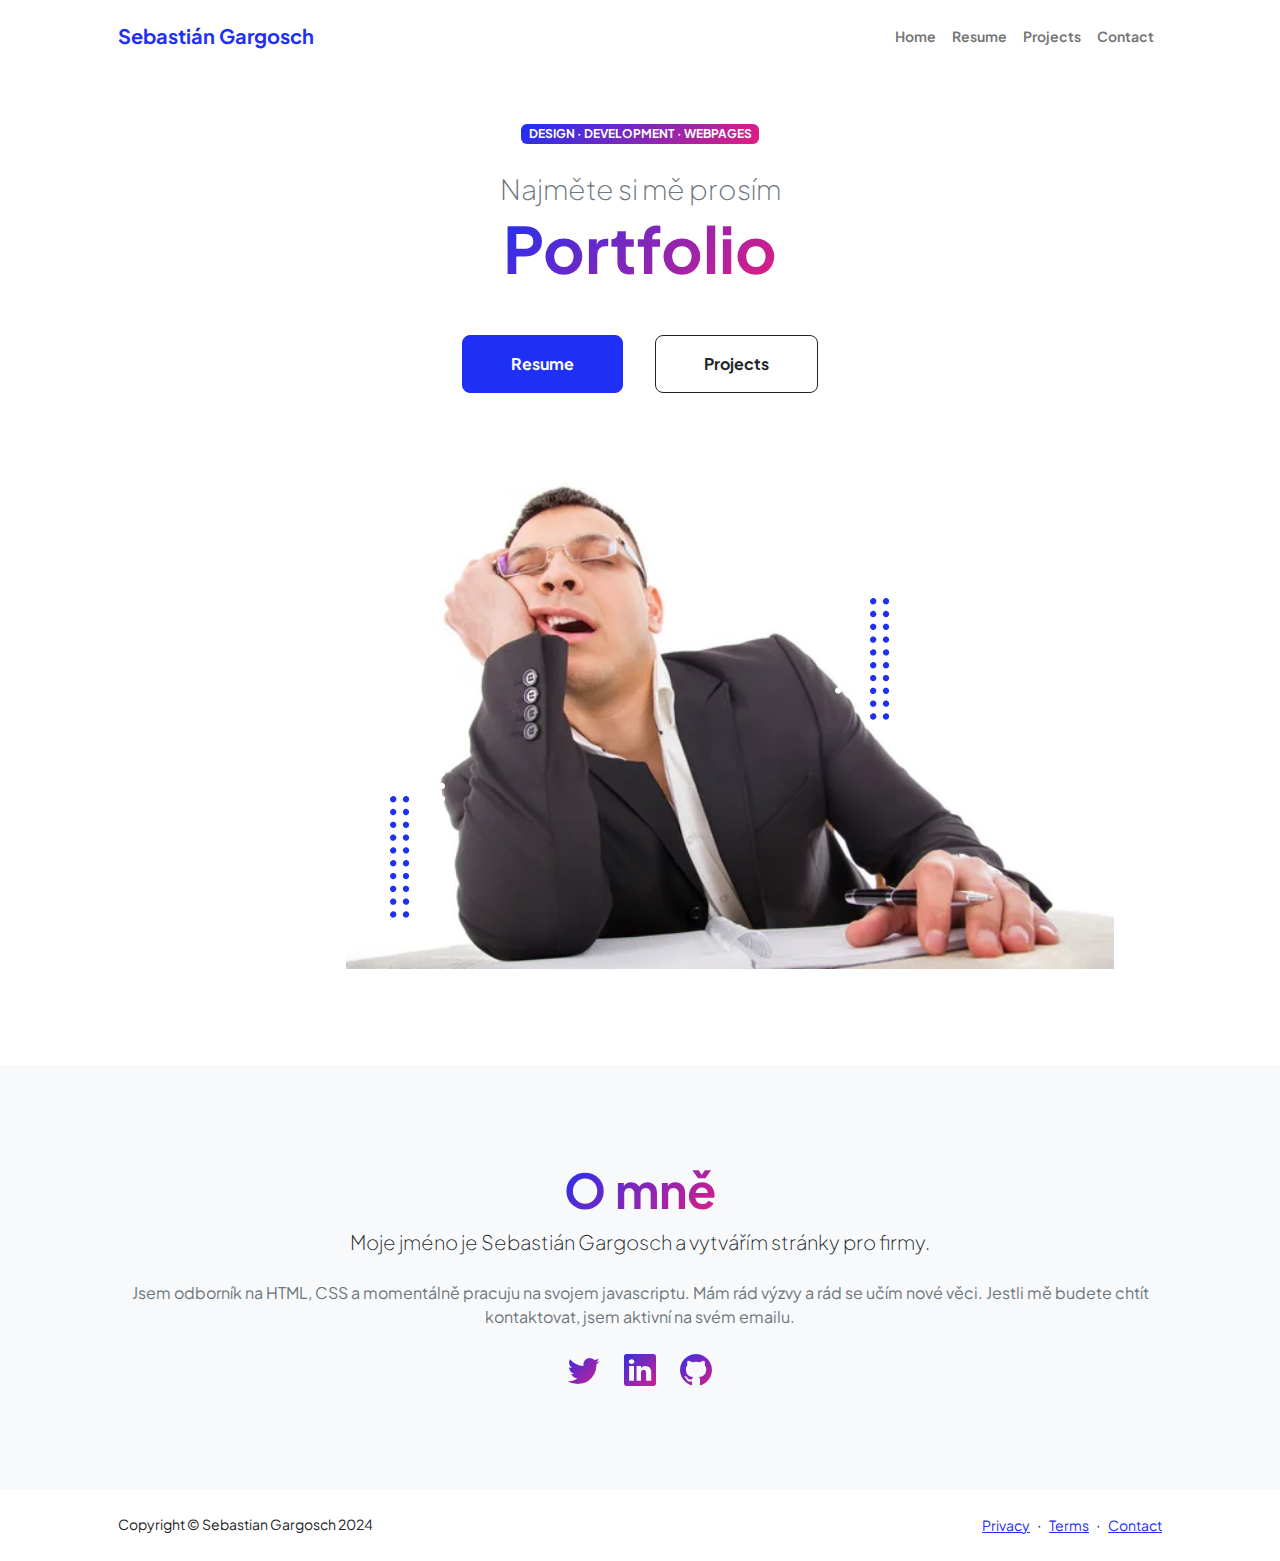
<file: index.html>
<!DOCTYPE html>
<html lang="en">
    <head>
        <meta charset="utf-8" />
        <meta name="viewport" content="width=device-width, initial-scale=1, shrink-to-fit=no" />
        <meta name="description" content="" />
        <meta name="author" content="" />
        <title>Personal - Start Bootstrap Theme</title>
        <!-- Favicon-->
        <link rel="icon" type="image/x-icon" href="assets/favicon.ico" />
        <!-- Custom Google font-->
        <link rel="preconnect" href="https://fonts.googleapis.com" />
        <link rel="preconnect" href="https://fonts.gstatic.com" crossorigin />
        <link href="https://fonts.googleapis.com/css2?family=Plus+Jakarta+Sans:wght@100;200;300;400;500;600;700;800;900&amp;display=swap" rel="stylesheet" />
        <!-- Bootstrap icons-->
        <link href="https://cdn.jsdelivr.net/npm/bootstrap-icons@1.8.1/font/bootstrap-icons.css" rel="stylesheet" />
        <!-- Core theme CSS (includes Bootstrap)-->
        <link href="css/styles.css" rel="stylesheet" />
    </head>
    <body class="d-flex flex-column h-100">
        <main class="flex-shrink-0">
            <!-- Navigation-->
            <nav class="navbar navbar-expand-lg navbar-light bg-white py-3">
                <div class="container px-5">
                    <a class="navbar-brand" href="index.html"><span class="fw-bolder text-primary">Sebastián Gargosch</span></a>
                    <button class="navbar-toggler" type="button" data-bs-toggle="collapse" data-bs-target="#navbarSupportedContent" aria-controls="navbarSupportedContent" aria-expanded="false" aria-label="Toggle navigation"><span class="navbar-toggler-icon"></span></button>
                    <div class="collapse navbar-collapse" id="navbarSupportedContent">
                        <ul class="navbar-nav ms-auto mb-2 mb-lg-0 small fw-bolder">
                            <li class="nav-item"><a class="nav-link" href="index.html">Home</a></li>
                            <li class="nav-item"><a class="nav-link" href="resume.html">Resume</a></li>
                            <li class="nav-item"><a class="nav-link" href="projects.html">Projects</a></li>
                            <li class="nav-item"><a class="nav-link" href="contact.html">Contact</a></li>
                        </ul>
                    </div>
                </div>
            </nav>
            <!-- Header-->
            <header class="py-5">
                <div class="container px-5 pb-5">
                    <div class="row gx-5 align-items-center">
                        <div class="col-xxl-5">
                            <!-- Header text content-->
                            <div class="text-center text-xxl-start">
                                <div class="badge bg-gradient-primary-to-secondary text-white mb-4"><div class="text-uppercase">Design &middot; Development &middot; Webpages</div></div>
                                <div class="fs-3 fw-light text-muted">Najměte si mě prosím</div>
                                <h1 class="display-3 fw-bolder mb-5"><span class="text-gradient d-inline">Portfolio</span></h1>
                                <div class="d-grid gap-3 d-sm-flex justify-content-sm-center justify-content-xxl-start mb-3">
                                    <a class="btn btn-primary btn-lg px-5 py-3 me-sm-3 fs-6 fw-bolder" href="resume.html">Resume</a>
                                    <a class="btn btn-outline-dark btn-lg px-5 py-3 fs-6 fw-bolder" href="projects.html">Projects</a>
                                </div>
                            </div>
                        </div>
                        <div class="col-xxl-7">
                            <!-- Header profile picture-->
                            <div class="d-flex justify-content-center mt-5 mt-xxl-0">
                                <div class="profile bg-gradient-primary-to-secondary">
                                    <!-- TIP: For best results, use a photo with a transparent background like the demo example below-->
                                    <!-- Watch a tutorial on how to do this on YouTube (link)-->
                                    <img class="profile-img" src="assets/profile.jpeg" alt="..." />
                                    <div class="dots-1">
                                        <!-- SVG Dots-->
                                        <svg version="1.1" xmlns="http://www.w3.org/2000/svg" xmlns:xlink="http://www.w3.org/1999/xlink" x="0px" y="0px" viewBox="0 0 191.6 1215.4" style="enable-background: new 0 0 191.6 1215.4" xml:space="preserve">
                                            <g transform="translate(0.000000,1280.000000) scale(0.100000,-0.100000)">
                                                <path d="M227.7,12788.6c-105-35-200-141-222-248c-43-206,163-412,369-369c155,32,275,190,260,339c-11,105-90,213-190,262        C383.7,12801.6,289.7,12808.6,227.7,12788.6z"></path>
                                                <path d="M1507.7,12788.6c-151-50-253-216-222-362c25-119,136-230,254-255c194-41,395,142,375,339c-11,105-90,213-190,262        C1663.7,12801.6,1569.7,12808.6,1507.7,12788.6z"></path>
                                                <path d="M227.7,11508.6c-105-35-200-141-222-248c-43-206,163-412,369-369c155,32,275,190,260,339c-11,105-90,213-190,262        C383.7,11521.6,289.7,11528.6,227.7,11508.6z"></path>
                                                <path d="M1507.7,11508.6c-151-50-253-216-222-362c25-119,136-230,254-255c194-41,395,142,375,339c-11,105-90,213-190,262        C1663.7,11521.6,1569.7,11528.6,1507.7,11508.6z"></path>
                                                <path d="M227.7,10228.6c-105-35-200-141-222-248c-43-206,163-412,369-369c155,32,275,190,260,339c-11,105-90,213-190,262        C383.7,10241.6,289.7,10248.6,227.7,10228.6z"></path>
                                                <path d="M1507.7,10228.6c-105-35-200-141-222-248c-43-206,163-412,369-369c155,32,275,190,260,339c-11,105-90,213-190,262        C1663.7,10241.6,1569.7,10248.6,1507.7,10228.6z"></path>
                                                <path d="M227.7,8948.6c-105-35-200-141-222-248c-43-206,163-412,369-369c155,32,275,190,260,339c-11,105-90,213-190,262        C383.7,8961.6,289.7,8968.6,227.7,8948.6z"></path>
                                                <path d="M1507.7,8948.6c-105-35-200-141-222-248c-43-206,163-412,369-369c155,32,275,190,260,339c-11,105-90,213-190,262        C1663.7,8961.6,1569.7,8968.6,1507.7,8948.6z"></path>
                                                <path d="M227.7,7668.6c-105-35-200-141-222-248c-43-206,163-412,369-369c155,32,275,190,260,339c-11,105-90,213-190,262        C383.7,7681.6,289.7,7688.6,227.7,7668.6z"></path>
                                                <path d="M1507.7,7668.6c-105-35-200-141-222-248c-43-206,163-412,369-369c155,32,275,190,260,339c-11,105-90,213-190,262        C1663.7,7681.6,1569.7,7688.6,1507.7,7668.6z"></path>
                                                <path d="M227.7,6388.6c-105-35-200-141-222-248c-43-206,163-412,369-369c155,32,275,190,260,339c-11,105-90,213-190,262        C383.7,6401.6,289.7,6408.6,227.7,6388.6z"></path>
                                                <path d="M1507.7,6388.6c-105-35-200-141-222-248c-43-206,163-412,369-369c155,32,275,190,260,339c-11,105-90,213-190,262        C1663.7,6401.6,1569.7,6408.6,1507.7,6388.6z"></path>
                                                <path d="M227.7,5108.6c-105-35-200-141-222-248c-43-206,163-412,369-369c155,32,275,190,260,339c-11,105-90,213-190,262        C383.7,5121.6,289.7,5128.6,227.7,5108.6z"></path>
                                                <path d="M1507.7,5108.6c-105-35-200-141-222-248c-43-206,163-412,369-369c155,32,275,190,260,339c-11,105-90,213-190,262        C1663.7,5121.6,1569.7,5128.6,1507.7,5108.6z"></path>
                                                <path d="M227.7,3828.6c-105-35-200-141-222-248c-43-206,163-412,369-369c155,32,275,190,260,339c-11,105-90,213-190,262        C383.7,3841.6,289.7,3848.6,227.7,3828.6z"></path>
                                                <path d="M1507.7,3828.6c-105-35-200-141-222-248c-43-206,163-412,369-369c155,32,275,190,260,339c-11,105-90,213-190,262        C1663.7,3841.6,1569.7,3848.6,1507.7,3828.6z"></path>
                                                <path d="M227.7,2548.6c-105-35-200-141-222-248c-43-206,163-412,369-369c155,32,275,190,260,339c-11,105-90,213-190,262        C383.7,2561.6,289.7,2568.6,227.7,2548.6z"></path>
                                                <path d="M1507.7,2548.6c-105-35-200-141-222-248c-43-206,163-412,369-369c155,32,275,190,260,339c-11,105-90,213-190,262        C1663.7,2561.6,1569.7,2568.6,1507.7,2548.6z"></path>
                                                <path d="M227.7,1268.6c-105-35-200-141-222-248c-43-206,163-412,369-369c155,32,275,190,260,339c-11,105-90,213-190,262        C383.7,1281.6,289.7,1288.6,227.7,1268.6z"></path>
                                                <path d="M1507.7,1268.6c-105-35-200-141-222-248c-43-206,163-412,369-369c155,32,275,190,260,339c-11,105-90,213-190,262        C1663.7,1281.6,1569.7,1288.6,1507.7,1268.6z"></path>
                                            </g>
                                        </svg>
                                        <!-- END of SVG dots-->
                                    </div>
                                    <div class="dots-2">
                                        <!-- SVG Dots-->
                                        <svg version="1.1" xmlns="http://www.w3.org/2000/svg" xmlns:xlink="http://www.w3.org/1999/xlink" x="0px" y="0px" viewBox="0 0 191.6 1215.4" style="enable-background: new 0 0 191.6 1215.4" xml:space="preserve">
                                            <g transform="translate(0.000000,1280.000000) scale(0.100000,-0.100000)">
                                                <path d="M227.7,12788.6c-105-35-200-141-222-248c-43-206,163-412,369-369c155,32,275,190,260,339c-11,105-90,213-190,262        C383.7,12801.6,289.7,12808.6,227.7,12788.6z"></path>
                                                <path d="M1507.7,12788.6c-151-50-253-216-222-362c25-119,136-230,254-255c194-41,395,142,375,339c-11,105-90,213-190,262        C1663.7,12801.6,1569.7,12808.6,1507.7,12788.6z"></path>
                                                <path d="M227.7,11508.6c-105-35-200-141-222-248c-43-206,163-412,369-369c155,32,275,190,260,339c-11,105-90,213-190,262        C383.7,11521.6,289.7,11528.6,227.7,11508.6z"></path>
                                                <path d="M1507.7,11508.6c-151-50-253-216-222-362c25-119,136-230,254-255c194-41,395,142,375,339c-11,105-90,213-190,262        C1663.7,11521.6,1569.7,11528.6,1507.7,11508.6z"></path>
                                                <path d="M227.7,10228.6c-105-35-200-141-222-248c-43-206,163-412,369-369c155,32,275,190,260,339c-11,105-90,213-190,262        C383.7,10241.6,289.7,10248.6,227.7,10228.6z"></path>
                                                <path d="M1507.7,10228.6c-105-35-200-141-222-248c-43-206,163-412,369-369c155,32,275,190,260,339c-11,105-90,213-190,262        C1663.7,10241.6,1569.7,10248.6,1507.7,10228.6z"></path>
                                                <path d="M227.7,8948.6c-105-35-200-141-222-248c-43-206,163-412,369-369c155,32,275,190,260,339c-11,105-90,213-190,262        C383.7,8961.6,289.7,8968.6,227.7,8948.6z"></path>
                                                <path d="M1507.7,8948.6c-105-35-200-141-222-248c-43-206,163-412,369-369c155,32,275,190,260,339c-11,105-90,213-190,262        C1663.7,8961.6,1569.7,8968.6,1507.7,8948.6z"></path>
                                                <path d="M227.7,7668.6c-105-35-200-141-222-248c-43-206,163-412,369-369c155,32,275,190,260,339c-11,105-90,213-190,262        C383.7,7681.6,289.7,7688.6,227.7,7668.6z"></path>
                                                <path d="M1507.7,7668.6c-105-35-200-141-222-248c-43-206,163-412,369-369c155,32,275,190,260,339c-11,105-90,213-190,262        C1663.7,7681.6,1569.7,7688.6,1507.7,7668.6z"></path>
                                                <path d="M227.7,6388.6c-105-35-200-141-222-248c-43-206,163-412,369-369c155,32,275,190,260,339c-11,105-90,213-190,262        C383.7,6401.6,289.7,6408.6,227.7,6388.6z"></path>
                                                <path d="M1507.7,6388.6c-105-35-200-141-222-248c-43-206,163-412,369-369c155,32,275,190,260,339c-11,105-90,213-190,262        C1663.7,6401.6,1569.7,6408.6,1507.7,6388.6z"></path>
                                                <path d="M227.7,5108.6c-105-35-200-141-222-248c-43-206,163-412,369-369c155,32,275,190,260,339c-11,105-90,213-190,262        C383.7,5121.6,289.7,5128.6,227.7,5108.6z"></path>
                                                <path d="M1507.7,5108.6c-105-35-200-141-222-248c-43-206,163-412,369-369c155,32,275,190,260,339c-11,105-90,213-190,262        C1663.7,5121.6,1569.7,5128.6,1507.7,5108.6z"></path>
                                                <path d="M227.7,3828.6c-105-35-200-141-222-248c-43-206,163-412,369-369c155,32,275,190,260,339c-11,105-90,213-190,262        C383.7,3841.6,289.7,3848.6,227.7,3828.6z"></path>
                                                <path d="M1507.7,3828.6c-105-35-200-141-222-248c-43-206,163-412,369-369c155,32,275,190,260,339c-11,105-90,213-190,262        C1663.7,3841.6,1569.7,3848.6,1507.7,3828.6z"></path>
                                                <path d="M227.7,2548.6c-105-35-200-141-222-248c-43-206,163-412,369-369c155,32,275,190,260,339c-11,105-90,213-190,262        C383.7,2561.6,289.7,2568.6,227.7,2548.6z"></path>
                                                <path d="M1507.7,2548.6c-105-35-200-141-222-248c-43-206,163-412,369-369c155,32,275,190,260,339c-11,105-90,213-190,262        C1663.7,2561.6,1569.7,2568.6,1507.7,2548.6z"></path>
                                                <path d="M227.7,1268.6c-105-35-200-141-222-248c-43-206,163-412,369-369c155,32,275,190,260,339c-11,105-90,213-190,262        C383.7,1281.6,289.7,1288.6,227.7,1268.6z"></path>
                                                <path d="M1507.7,1268.6c-105-35-200-141-222-248c-43-206,163-412,369-369c155,32,275,190,260,339c-11,105-90,213-190,262        C1663.7,1281.6,1569.7,1288.6,1507.7,1268.6z"></path>
                                            </g>
                                        </svg>
                                        <!-- END of SVG dots-->
                                    </div>
                                    <div class="dots-3">
                                        <!-- SVG Dots-->
                                        <svg version="1.1" xmlns="http://www.w3.org/2000/svg" xmlns:xlink="http://www.w3.org/1999/xlink" x="0px" y="0px" viewBox="0 0 191.6 1215.4" style="enable-background: new 0 0 191.6 1215.4" xml:space="preserve">
                                            <g transform="translate(0.000000,1280.000000) scale(0.100000,-0.100000)">
                                                <path d="M227.7,12788.6c-105-35-200-141-222-248c-43-206,163-412,369-369c155,32,275,190,260,339c-11,105-90,213-190,262        C383.7,12801.6,289.7,12808.6,227.7,12788.6z"></path>
                                                <path d="M1507.7,12788.6c-151-50-253-216-222-362c25-119,136-230,254-255c194-41,395,142,375,339c-11,105-90,213-190,262        C1663.7,12801.6,1569.7,12808.6,1507.7,12788.6z"></path>
                                                <path d="M227.7,11508.6c-105-35-200-141-222-248c-43-206,163-412,369-369c155,32,275,190,260,339c-11,105-90,213-190,262        C383.7,11521.6,289.7,11528.6,227.7,11508.6z"></path>
                                                <path d="M1507.7,11508.6c-151-50-253-216-222-362c25-119,136-230,254-255c194-41,395,142,375,339c-11,105-90,213-190,262        C1663.7,11521.6,1569.7,11528.6,1507.7,11508.6z"></path>
                                                <path d="M227.7,10228.6c-105-35-200-141-222-248c-43-206,163-412,369-369c155,32,275,190,260,339c-11,105-90,213-190,262        C383.7,10241.6,289.7,10248.6,227.7,10228.6z"></path>
                                                <path d="M1507.7,10228.6c-105-35-200-141-222-248c-43-206,163-412,369-369c155,32,275,190,260,339c-11,105-90,213-190,262        C1663.7,10241.6,1569.7,10248.6,1507.7,10228.6z"></path>
                                                <path d="M227.7,8948.6c-105-35-200-141-222-248c-43-206,163-412,369-369c155,32,275,190,260,339c-11,105-90,213-190,262        C383.7,8961.6,289.7,8968.6,227.7,8948.6z"></path>
                                                <path d="M1507.7,8948.6c-105-35-200-141-222-248c-43-206,163-412,369-369c155,32,275,190,260,339c-11,105-90,213-190,262        C1663.7,8961.6,1569.7,8968.6,1507.7,8948.6z"></path>
                                                <path d="M227.7,7668.6c-105-35-200-141-222-248c-43-206,163-412,369-369c155,32,275,190,260,339c-11,105-90,213-190,262        C383.7,7681.6,289.7,7688.6,227.7,7668.6z"></path>
                                                <path d="M1507.7,7668.6c-105-35-200-141-222-248c-43-206,163-412,369-369c155,32,275,190,260,339c-11,105-90,213-190,262        C1663.7,7681.6,1569.7,7688.6,1507.7,7668.6z"></path>
                                                <path d="M227.7,6388.6c-105-35-200-141-222-248c-43-206,163-412,369-369c155,32,275,190,260,339c-11,105-90,213-190,262        C383.7,6401.6,289.7,6408.6,227.7,6388.6z"></path>
                                                <path d="M1507.7,6388.6c-105-35-200-141-222-248c-43-206,163-412,369-369c155,32,275,190,260,339c-11,105-90,213-190,262        C1663.7,6401.6,1569.7,6408.6,1507.7,6388.6z"></path>
                                                <path d="M227.7,5108.6c-105-35-200-141-222-248c-43-206,163-412,369-369c155,32,275,190,260,339c-11,105-90,213-190,262        C383.7,5121.6,289.7,5128.6,227.7,5108.6z"></path>
                                                <path d="M1507.7,5108.6c-105-35-200-141-222-248c-43-206,163-412,369-369c155,32,275,190,260,339c-11,105-90,213-190,262        C1663.7,5121.6,1569.7,5128.6,1507.7,5108.6z"></path>
                                                <path d="M227.7,3828.6c-105-35-200-141-222-248c-43-206,163-412,369-369c155,32,275,190,260,339c-11,105-90,213-190,262        C383.7,3841.6,289.7,3848.6,227.7,3828.6z"></path>
                                                <path d="M1507.7,3828.6c-105-35-200-141-222-248c-43-206,163-412,369-369c155,32,275,190,260,339c-11,105-90,213-190,262        C1663.7,3841.6,1569.7,3848.6,1507.7,3828.6z"></path>
                                                <path d="M227.7,2548.6c-105-35-200-141-222-248c-43-206,163-412,369-369c155,32,275,190,260,339c-11,105-90,213-190,262        C383.7,2561.6,289.7,2568.6,227.7,2548.6z"></path>
                                                <path d="M1507.7,2548.6c-105-35-200-141-222-248c-43-206,163-412,369-369c155,32,275,190,260,339c-11,105-90,213-190,262        C1663.7,2561.6,1569.7,2568.6,1507.7,2548.6z"></path>
                                                <path d="M227.7,1268.6c-105-35-200-141-222-248c-43-206,163-412,369-369c155,32,275,190,260,339c-11,105-90,213-190,262        C383.7,1281.6,289.7,1288.6,227.7,1268.6z"></path>
                                                <path d="M1507.7,1268.6c-105-35-200-141-222-248c-43-206,163-412,369-369c155,32,275,190,260,339c-11,105-90,213-190,262        C1663.7,1281.6,1569.7,1288.6,1507.7,1268.6z"></path>
                                            </g>
                                        </svg>
                                        <!-- END of SVG dots-->
                                    </div>
                                    <div class="dots-4">
                                        <!-- SVG Dots-->
                                        <svg version="1.1" xmlns="http://www.w3.org/2000/svg" xmlns:xlink="http://www.w3.org/1999/xlink" x="0px" y="0px" viewBox="0 0 191.6 1215.4" style="enable-background: new 0 0 191.6 1215.4" xml:space="preserve">
                                            <g transform="translate(0.000000,1280.000000) scale(0.100000,-0.100000)">
                                                <path d="M227.7,12788.6c-105-35-200-141-222-248c-43-206,163-412,369-369c155,32,275,190,260,339c-11,105-90,213-190,262        C383.7,12801.6,289.7,12808.6,227.7,12788.6z"></path>
                                                <path d="M1507.7,12788.6c-151-50-253-216-222-362c25-119,136-230,254-255c194-41,395,142,375,339c-11,105-90,213-190,262        C1663.7,12801.6,1569.7,12808.6,1507.7,12788.6z"></path>
                                                <path d="M227.7,11508.6c-105-35-200-141-222-248c-43-206,163-412,369-369c155,32,275,190,260,339c-11,105-90,213-190,262        C383.7,11521.6,289.7,11528.6,227.7,11508.6z"></path>
                                                <path d="M1507.7,11508.6c-151-50-253-216-222-362c25-119,136-230,254-255c194-41,395,142,375,339c-11,105-90,213-190,262        C1663.7,11521.6,1569.7,11528.6,1507.7,11508.6z"></path>
                                                <path d="M227.7,10228.6c-105-35-200-141-222-248c-43-206,163-412,369-369c155,32,275,190,260,339c-11,105-90,213-190,262        C383.7,10241.6,289.7,10248.6,227.7,10228.6z"></path>
                                                <path d="M1507.7,10228.6c-105-35-200-141-222-248c-43-206,163-412,369-369c155,32,275,190,260,339c-11,105-90,213-190,262        C1663.7,10241.6,1569.7,10248.6,1507.7,10228.6z"></path>
                                                <path d="M227.7,8948.6c-105-35-200-141-222-248c-43-206,163-412,369-369c155,32,275,190,260,339c-11,105-90,213-190,262        C383.7,8961.6,289.7,8968.6,227.7,8948.6z"></path>
                                                <path d="M1507.7,8948.6c-105-35-200-141-222-248c-43-206,163-412,369-369c155,32,275,190,260,339c-11,105-90,213-190,262        C1663.7,8961.6,1569.7,8968.6,1507.7,8948.6z"></path>
                                                <path d="M227.7,7668.6c-105-35-200-141-222-248c-43-206,163-412,369-369c155,32,275,190,260,339c-11,105-90,213-190,262        C383.7,7681.6,289.7,7688.6,227.7,7668.6z"></path>
                                                <path d="M1507.7,7668.6c-105-35-200-141-222-248c-43-206,163-412,369-369c155,32,275,190,260,339c-11,105-90,213-190,262        C1663.7,7681.6,1569.7,7688.6,1507.7,7668.6z"></path>
                                                <path d="M227.7,6388.6c-105-35-200-141-222-248c-43-206,163-412,369-369c155,32,275,190,260,339c-11,105-90,213-190,262        C383.7,6401.6,289.7,6408.6,227.7,6388.6z"></path>
                                                <path d="M1507.7,6388.6c-105-35-200-141-222-248c-43-206,163-412,369-369c155,32,275,190,260,339c-11,105-90,213-190,262        C1663.7,6401.6,1569.7,6408.6,1507.7,6388.6z"></path>
                                                <path d="M227.7,5108.6c-105-35-200-141-222-248c-43-206,163-412,369-369c155,32,275,190,260,339c-11,105-90,213-190,262        C383.7,5121.6,289.7,5128.6,227.7,5108.6z"></path>
                                                <path d="M1507.7,5108.6c-105-35-200-141-222-248c-43-206,163-412,369-369c155,32,275,190,260,339c-11,105-90,213-190,262        C1663.7,5121.6,1569.7,5128.6,1507.7,5108.6z"></path>
                                                <path d="M227.7,3828.6c-105-35-200-141-222-248c-43-206,163-412,369-369c155,32,275,190,260,339c-11,105-90,213-190,262        C383.7,3841.6,289.7,3848.6,227.7,3828.6z"></path>
                                                <path d="M1507.7,3828.6c-105-35-200-141-222-248c-43-206,163-412,369-369c155,32,275,190,260,339c-11,105-90,213-190,262        C1663.7,3841.6,1569.7,3848.6,1507.7,3828.6z"></path>
                                                <path d="M227.7,2548.6c-105-35-200-141-222-248c-43-206,163-412,369-369c155,32,275,190,260,339c-11,105-90,213-190,262        C383.7,2561.6,289.7,2568.6,227.7,2548.6z"></path>
                                                <path d="M1507.7,2548.6c-105-35-200-141-222-248c-43-206,163-412,369-369c155,32,275,190,260,339c-11,105-90,213-190,262        C1663.7,2561.6,1569.7,2568.6,1507.7,2548.6z"></path>
                                                <path d="M227.7,1268.6c-105-35-200-141-222-248c-43-206,163-412,369-369c155,32,275,190,260,339c-11,105-90,213-190,262        C383.7,1281.6,289.7,1288.6,227.7,1268.6z"></path>
                                                <path d="M1507.7,1268.6c-105-35-200-141-222-248c-43-206,163-412,369-369c155,32,275,190,260,339c-11,105-90,213-190,262        C1663.7,1281.6,1569.7,1288.6,1507.7,1268.6z"></path>
                                            </g>
                                        </svg>
                                        <!-- END of SVG dots-->
                                    </div>
                                </div>
                            </div>
                        </div>
                    </div>
                </div>
            </header>
            <!-- About Section-->
            <section class="bg-light py-5">
                <div class="container px-5">
                    <div class="row gx-5 justify-content-center">
                        <div class="col-xxl-8">
                            <div class="text-center my-5">
                                <h2 class="display-5 fw-bolder"><span class="text-gradient d-inline">O mně</span></h2>
                                <p class="lead fw-light mb-4">Moje jméno je Sebastián Gargosch a vytvářím stránky pro firmy.</p>
                                <p class="text-muted">Jsem odborník na HTML, CSS a momentálně pracuju na svojem javascriptu. Mám rád výzvy a rád se učím nové věci. Jestli mě budete chtít kontaktovat, jsem aktivní na svém emailu.
                                </p>
                                <div class="d-flex justify-content-center fs-2 gap-4">
                                    <a class="text-gradient" href="#!"><i class="bi bi-twitter"></i></a>
                                    <a class="text-gradient" href="#!"><i class="bi bi-linkedin"></i></a>
                                    <a class="text-gradient" href="#!"><i class="bi bi-github"></i></a>
                                </div>
                            </div>
                        </div>
                    </div>
                </div>
            </section>
        </main>
        <!-- Footer-->
        <footer class="bg-white py-4 mt-auto">
            <div class="container px-5">
                <div class="row align-items-center justify-content-between flex-column flex-sm-row">
                    <div class="col-auto"><div class="small m-0">Copyright &copy; Sebastian Gargosch 2024</div></div>
                    <div class="col-auto">
                        <a class="small" href="#!">Privacy</a>
                        <span class="mx-1">&middot;</span>
                        <a class="small" href="#!">Terms</a>
                        <span class="mx-1">&middot;</span>
                        <a class="small" href="#!">Contact</a>
                    </div>
                </div>
            </div>
        </footer>
        <!-- Bootstrap core JS-->
        <script src="https://cdn.jsdelivr.net/npm/bootstrap@5.2.3/dist/js/bootstrap.bundle.min.js"></script>
        <!-- Core theme JS-->
        <script src="js/scripts.js"></script>
    </body>
</html>
</file>
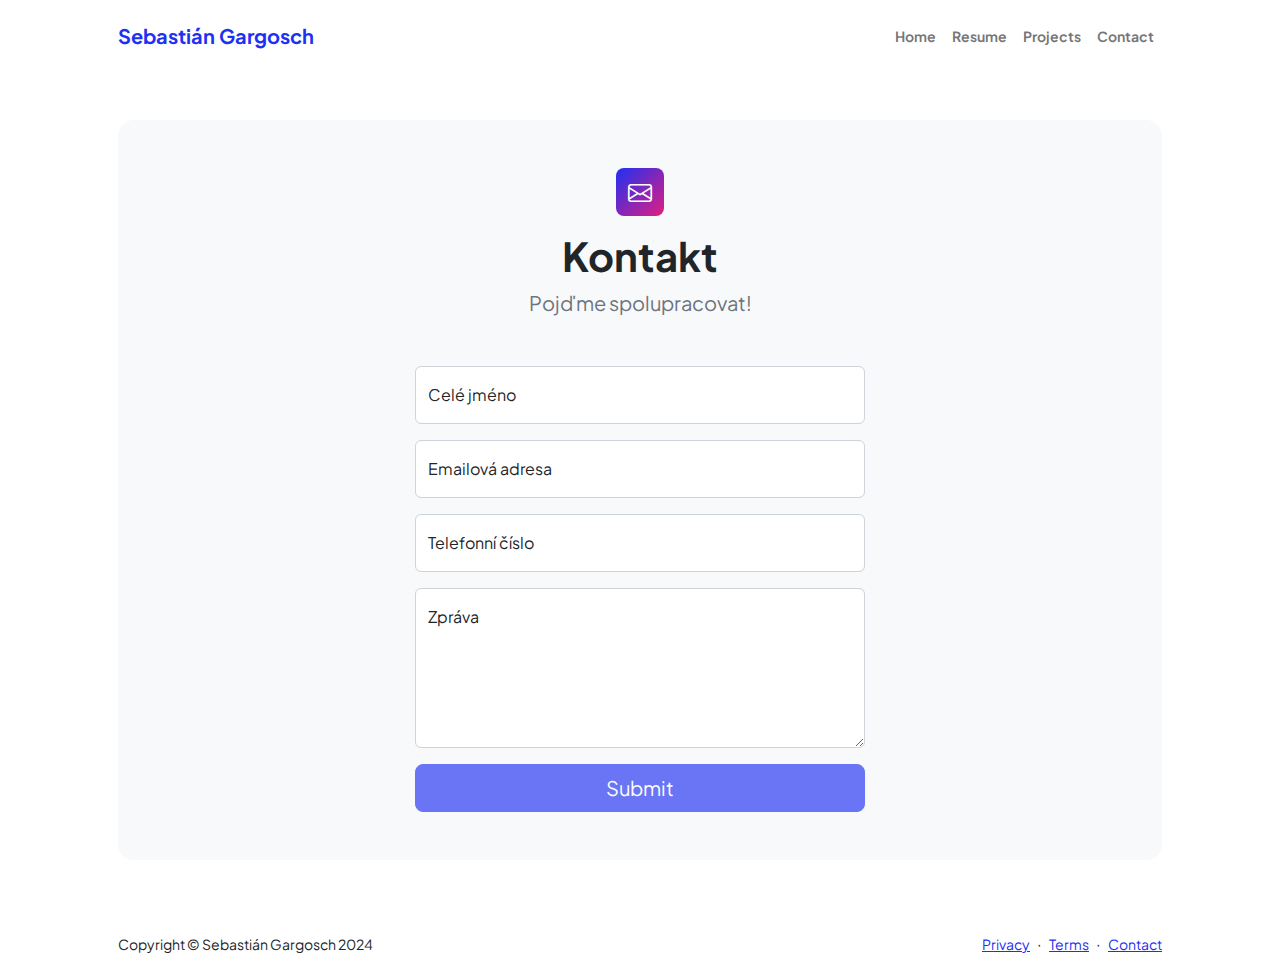
<file: contact.html>
<!DOCTYPE html>
<html lang="en">
    <head>
        <meta charset="utf-8" />
        <meta name="viewport" content="width=device-width, initial-scale=1, shrink-to-fit=no" />
        <meta name="description" content />
        <meta name="author" content />
        <title>Modern Business - Start Bootstrap Template</title>
        <!-- Favicon-->
        <link rel="icon" type="image/x-icon" href="assets/favicon.ico" />
        <!-- Custom Google font-->
        <link rel="preconnect" href="https://fonts.googleapis.com" />
        <link rel="preconnect" href="https://fonts.gstatic.com" crossorigin />
        <link href="https://fonts.googleapis.com/css2?family=Plus+Jakarta+Sans:wght@100;200;300;400;500;600;700;800;900&amp;display=swap" rel="stylesheet" />
        <!-- Bootstrap icons-->
        <link href="https://cdn.jsdelivr.net/npm/bootstrap-icons@1.8.1/font/bootstrap-icons.css" rel="stylesheet" />
        <!-- Core theme CSS (includes Bootstrap)-->
        <link href="css/styles.css" rel="stylesheet" />
    </head>
    <body class="d-flex flex-column">
        <main class="flex-shrink-0">
            <!-- Navigation-->
            <nav class="navbar navbar-expand-lg navbar-light bg-white py-3">
                <div class="container px-5">
                    <a class="navbar-brand" href="index.html"><span class="fw-bolder text-primary">Sebastián Gargosch</span></a>
                    <button class="navbar-toggler" type="button" data-bs-toggle="collapse" data-bs-target="#navbarSupportedContent" aria-controls="navbarSupportedContent" aria-expanded="false" aria-label="Toggle navigation"><span class="navbar-toggler-icon"></span></button>
                    <div class="collapse navbar-collapse" id="navbarSupportedContent">
                        <ul class="navbar-nav ms-auto mb-2 mb-lg-0 small fw-bolder">
                            <li class="nav-item"><a class="nav-link" href="index.html">Home</a></li>
                            <li class="nav-item"><a class="nav-link" href="resume.html">Resume</a></li>
                            <li class="nav-item"><a class="nav-link" href="projects.html">Projects</a></li>
                            <li class="nav-item"><a class="nav-link" href="contact.html">Contact</a></li>
                        </ul>
                    </div>
                </div>
            </nav>
            <!-- Page content-->
            <section class="py-5">
                <div class="container px-5">
                    <!-- Contact form-->
                    <div class="bg-light rounded-4 py-5 px-4 px-md-5">
                        <div class="text-center mb-5">
                            <div class="feature bg-primary bg-gradient-primary-to-secondary text-white rounded-3 mb-3"><i class="bi bi-envelope"></i></div>
                            <h1 class="fw-bolder">Kontakt</h1>
                            <p class="lead fw-normal text-muted mb-0">Pojďme spolupracovat!</p>
                        </div>
                        <div class="row gx-5 justify-content-center">
                            <div class="col-lg-8 col-xl-6">
                                <!-- * * * * * * * * * * * * * * *-->
                                <!-- * * SB Forms Contact Form * *-->
                                <!-- * * * * * * * * * * * * * * *-->
                                <!-- This form is pre-integrated with SB Forms.-->
                                <!-- To make this form functional, sign up at-->
                                <!-- https://startbootstrap.com/solution/contact-forms-->
                                <!-- to get an API token!-->
                                <form id="contactForm" data-sb-form-api-token="API_TOKEN">
                                    <!-- Name input-->
                                    <div class="form-floating mb-3">
                                        <input class="form-control" id="name" type="text" placeholder="Enter your name..." data-sb-validations="required" />
                                        <label for="name">Celé jméno</label>
                                        <div class="invalid-feedback" data-sb-feedback="name:required">A name is required.</div>
                                    </div>
                                    <!-- Email address input-->
                                    <div class="form-floating mb-3">
                                        <input class="form-control" id="email" type="email" placeholder="name@example.com" data-sb-validations="required,email" />
                                        <label for="email">Emailová adresa</label>
                                        <div class="invalid-feedback" data-sb-feedback="email:required">An email is required.</div>
                                        <div class="invalid-feedback" data-sb-feedback="email:email">Email is not valid.</div>
                                    </div>
                                    <!-- Phone number input-->
                                    <div class="form-floating mb-3">
                                        <input class="form-control" id="phone" type="tel" placeholder="(123) 456-7890" data-sb-validations="required" />
                                        <label for="phone">Telefonní číslo</label>
                                        <div class="invalid-feedback" data-sb-feedback="phone:required">A phone number is required.</div>
                                    </div>
                                    <!-- Message input-->
                                    <div class="form-floating mb-3">
                                        <textarea class="form-control" id="message" type="text" placeholder="Enter your message here..." style="height: 10rem" data-sb-validations="required"></textarea>
                                        <label for="message">Zpráva</label>
                                        <div class="invalid-feedback" data-sb-feedback="message:required">A message is required.</div>
                                    </div>
                                    <!-- Submit success message-->
                                    <!---->
                                    <!-- This is what your users will see when the form-->
                                    <!-- has successfully submitted-->
                                    <div class="d-none" id="submitSuccessMessage">
                                        <div class="text-center mb-3">
                                            <div class="fw-bolder">Form submission successful!</div>
                                            To activate this form, sign up at
                                            <br />
                                            <a href="https://startbootstrap.com/solution/contact-forms">https://startbootstrap.com/solution/contact-forms</a>
                                        </div>
                                    </div>
                                    <!-- Submit error message-->
                                    <!---->
                                    <!-- This is what your users will see when there is-->
                                    <!-- an error submitting the form-->
                                    <div class="d-none" id="submitErrorMessage"><div class="text-center text-danger mb-3">Error sending message!</div></div>
                                    <!-- Submit Button-->
                                    <div class="d-grid"><button class="btn btn-primary btn-lg disabled" id="submitButton" type="submit">Submit</button></div>
                                </form>
                            </div>
                        </div>
                    </div>
                </div>
            </section>
        </main>
        <!-- Footer-->
        <footer class="bg-white py-4 mt-auto">
            <div class="container px-5">
                <div class="row align-items-center justify-content-between flex-column flex-sm-row">
                    <div class="col-auto"><div class="small m-0">Copyright &copy; Sebastián Gargosch 2024</div></div>
                    <div class="col-auto">
                        <a class="small" href="#!">Privacy</a>
                        <span class="mx-1">&middot;</span>
                        <a class="small" href="#!">Terms</a>
                        <span class="mx-1">&middot;</span>
                        <a class="small" href="#!">Contact</a>
                    </div>
                </div>
            </div>
        </footer>
        <!-- Bootstrap core JS-->
        <script src="https://cdn.jsdelivr.net/npm/bootstrap@5.2.3/dist/js/bootstrap.bundle.min.js"></script>
        <!-- Core theme JS-->
        <script src="js/scripts.js"></script>
        <!-- * * * * * * * * * * * * * * * * * * * * * * * * * * * * * * * * * * * * * * * *-->
        <!-- * *                               SB Forms JS                               * *-->
        <!-- * * Activate your form at https://startbootstrap.com/solution/contact-forms * *-->
        <!-- * * * * * * * * * * * * * * * * * * * * * * * * * * * * * * * * * * * * * * * *-->
        <script src="https://cdn.startbootstrap.com/sb-forms-latest.js"></script>
    </body>
</html>
</file>
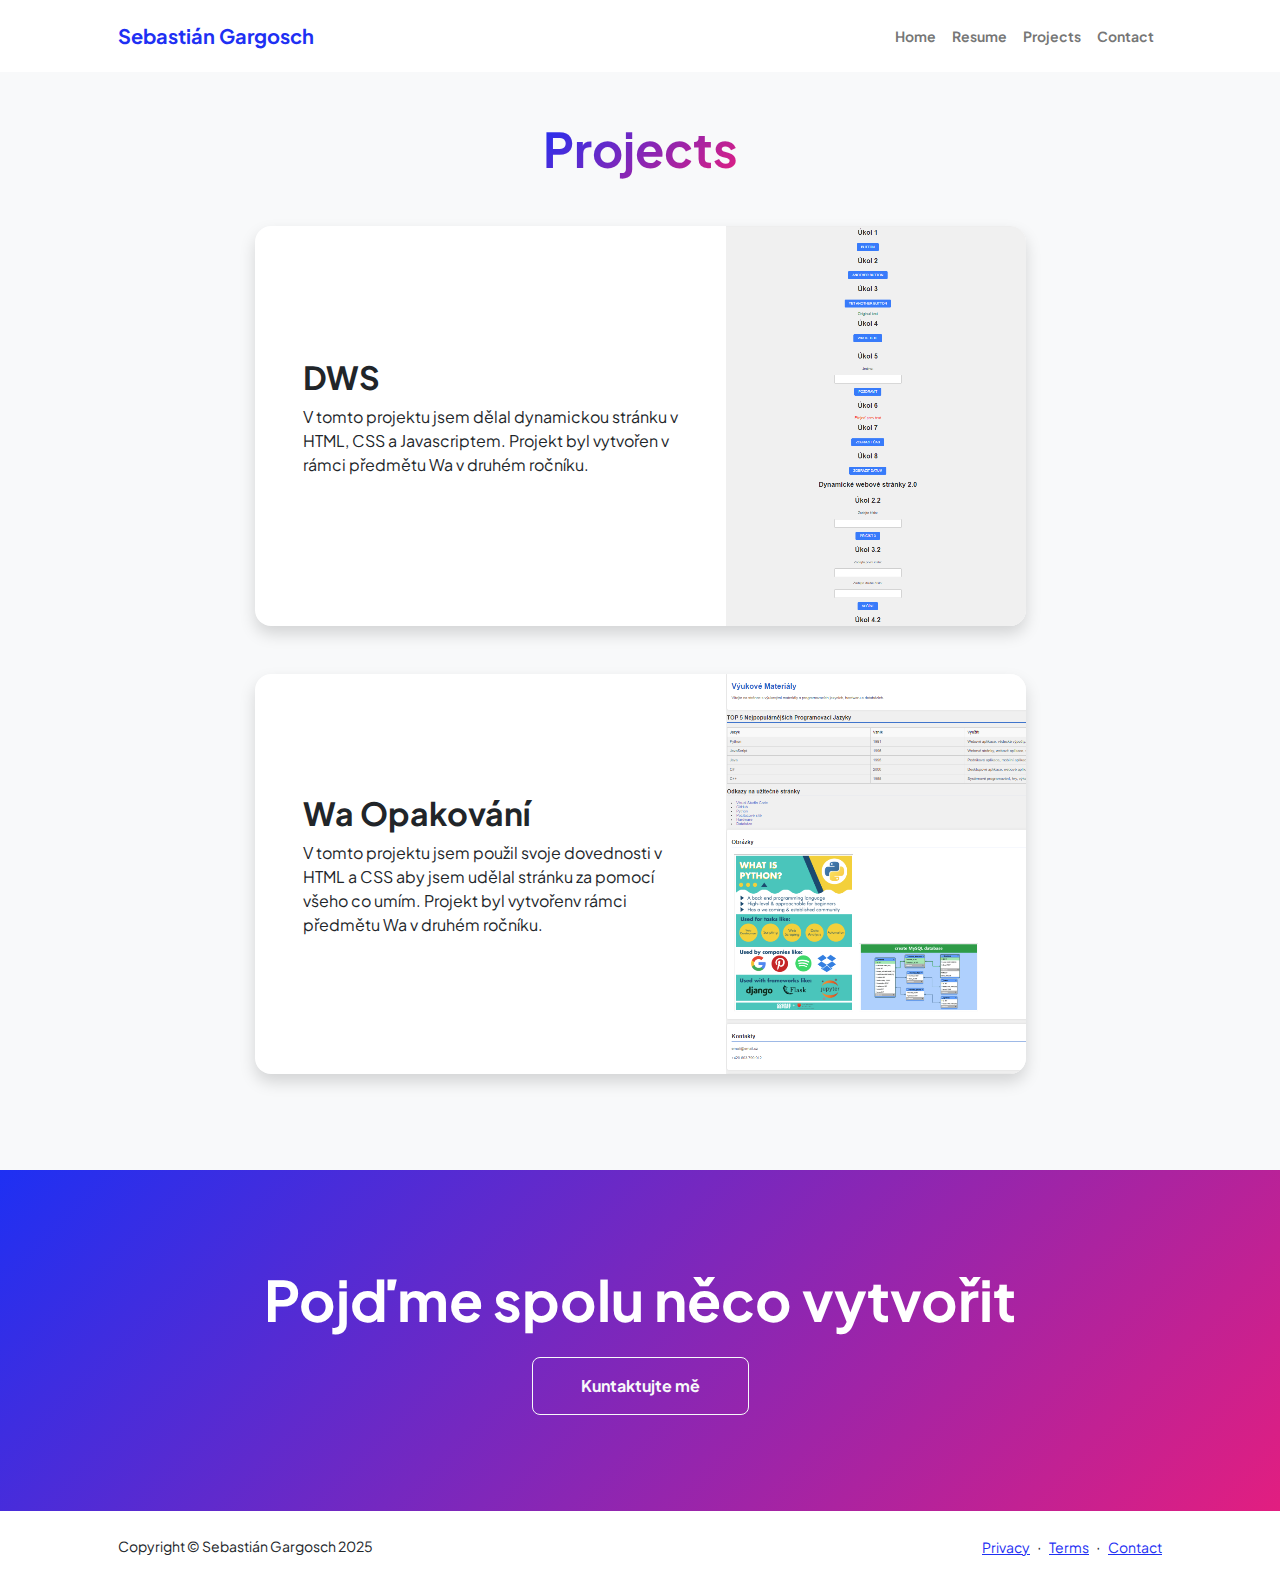
<file: projects.html>
<!DOCTYPE html>
<html lang="en">
    <head>
        <meta charset="utf-8" />
        <meta name="viewport" content="width=device-width, initial-scale=1, shrink-to-fit=no" />
        <meta name="description" content="" />
        <meta name="author" content="" />
        <title>Modern Business - Start Bootstrap Template</title>
        <!-- Favicon-->
        <link rel="icon" type="image/x-icon" href="assets/favicon.ico" />
        <!-- Custom Google font-->
        <link rel="preconnect" href="https://fonts.googleapis.com" />
        <link rel="preconnect" href="https://fonts.gstatic.com" crossorigin />
        <link href="https://fonts.googleapis.com/css2?family=Plus+Jakarta+Sans:wght@100;200;300;400;500;600;700;800;900&amp;display=swap" rel="stylesheet" />
        <!-- Bootstrap icons-->
        <link href="https://cdn.jsdelivr.net/npm/bootstrap-icons@1.8.1/font/bootstrap-icons.css" rel="stylesheet" />
        <!-- Core theme CSS (includes Bootstrap)-->
        <link href="css/styles.css" rel="stylesheet" />
    </head>
    <body class="d-flex flex-column h-100 bg-light">
        <main class="flex-shrink-0">
            <!-- Navigation-->
            <nav class="navbar navbar-expand-lg navbar-light bg-white py-3">
                <div class="container px-5">
                    <a class="navbar-brand" href="index.html"><span class="fw-bolder text-primary">Sebastián Gargosch</span></a>
                    <button class="navbar-toggler" type="button" data-bs-toggle="collapse" data-bs-target="#navbarSupportedContent" aria-controls="navbarSupportedContent" aria-expanded="false" aria-label="Toggle navigation"><span class="navbar-toggler-icon"></span></button>
                    <div class="collapse navbar-collapse" id="navbarSupportedContent">
                        <ul class="navbar-nav ms-auto mb-2 mb-lg-0 small fw-bolder">
                            <li class="nav-item"><a class="nav-link" href="index.html">Home</a></li>
                            <li class="nav-item"><a class="nav-link" href="resume.html">Resume</a></li>
                            <li class="nav-item"><a class="nav-link" href="projects.html">Projects</a></li>
                            <li class="nav-item"><a class="nav-link" href="contact.html">Contact</a></li>
                        </ul>
                    </div>
                </div>
            </nav>
            <!-- Projects Section-->
            <section class="py-5">
                <div class="container px-5 mb-5">
                    <div class="text-center mb-5">
                        <h1 class="display-5 fw-bolder mb-0"><span class="text-gradient d-inline">Projects</span></h1>
                    </div>
                    <div class="row gx-5 justify-content-center">
                        <div class="col-lg-11 col-xl-9 col-xxl-8">
                            <!-- Project Card 1-->
                            <div class="card overflow-hidden shadow rounded-4 border-0 mb-5">
                                <div class="card-body p-0">
                                    <div class="d-flex align-items-center">
                                        <div class="p-5">
                                            <h2 class="fw-bolder">DWS</h2>
                                            <p>V tomto projektu jsem dělal dynamickou stránku v HTML, CSS a Javascriptem.
                                                Projekt byl vytvořen v rámci předmětu Wa v druhém ročníku.
                                            </p>
                                        </div>
                                        <img class="img-fluid" src="assets/projekt1DWS.jpg" alt="..." />
                                    </div>
                                </div>
                            </div>
                            <!-- Project Card 2-->
                            <div class="card overflow-hidden shadow rounded-4 border-0">
                                <div class="card-body p-0">
                                    <div class="d-flex align-items-center">
                                        <div class="p-5">
                                            <h2 class="fw-bolder">Wa Opakování</h2>
                                            <p>V tomto projektu jsem použil svoje dovednosti v HTML a CSS aby jsem udělal stránku za pomocí všeho co umím.
                                                Projekt byl vytvořenv rámci předmětu Wa v druhém ročníku.
                                            </p>
                                        </div>
                                        <img class="img-fluid" src="assets/WaOpakování.jpg" alt="..." />
                                    </div>
                                </div>
                            </div>
                        </div>
                    </div>
                </div>
            </section>
            <!-- Call to action section-->
            <section class="py-5 bg-gradient-primary-to-secondary text-white">
                <div class="container px-5 my-5">
                    <div class="text-center">
                        <h2 class="display-4 fw-bolder mb-4">Pojďme spolu něco vytvořit</h2>
                        <a class="btn btn-outline-light btn-lg px-5 py-3 fs-6 fw-bolder" href="contact.html">Kuntaktujte mě</a>
                    </div>
                </div>
            </section>
        </main>
        <!-- Footer-->
        <footer class="bg-white py-4 mt-auto">
            <div class="container px-5">
                <div class="row align-items-center justify-content-between flex-column flex-sm-row">
                    <div class="col-auto"><div class="small m-0">Copyright &copy; Sebastián Gargosch 2025</div></div>
                    <div class="col-auto">
                        <a class="small" href="#!">Privacy</a>
                        <span class="mx-1">&middot;</span>
                        <a class="small" href="#!">Terms</a>
                        <span class="mx-1">&middot;</span>
                        <a class="small" href="#!">Contact</a>
                    </div>
                </div>
            </div>
        </footer>
        <!-- Bootstrap core JS-->
        <script src="https://cdn.jsdelivr.net/npm/bootstrap@5.2.3/dist/js/bootstrap.bundle.min.js"></script>
        <!-- Core theme JS-->
        <script src="js/scripts.js"></script>
    </body>
</html>
</file>
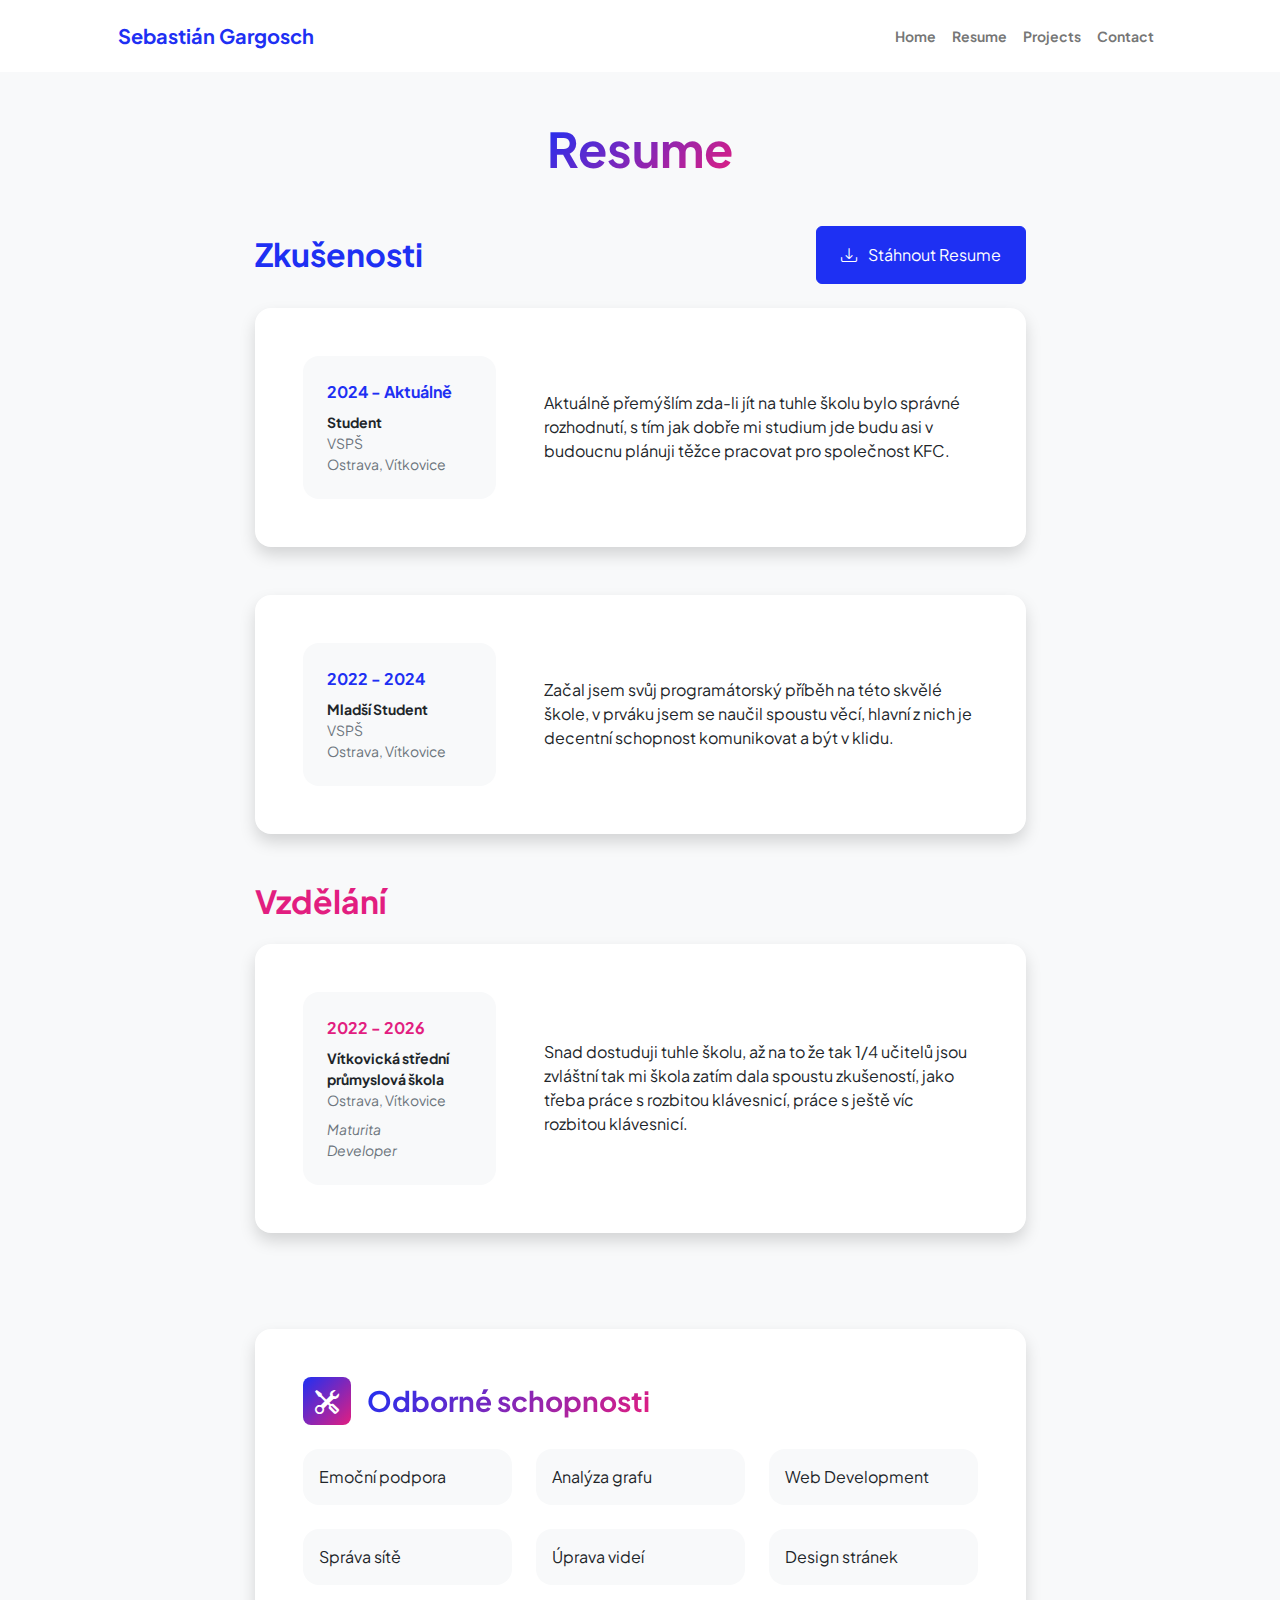
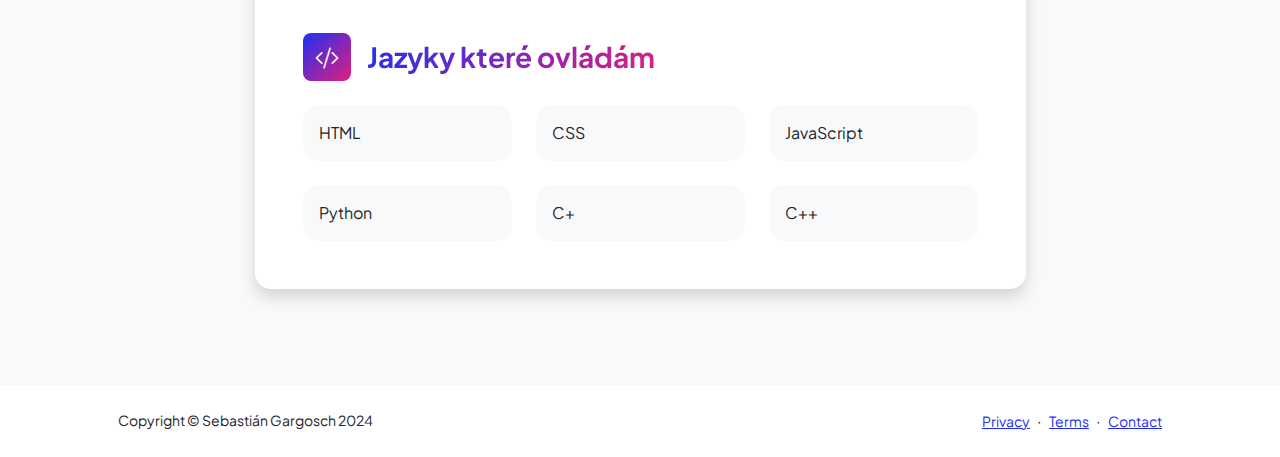
<file: resume.html>
<!DOCTYPE html>
<html lang="en">
    <head>
        <meta charset="utf-8" />
        <meta name="viewport" content="width=device-width, initial-scale=1, shrink-to-fit=no" />
        <meta name="description" content="" />
        <meta name="author" content="" />
        <title>Personal - Start Bootstrap Template</title>
        <!-- Favicon-->
        <link rel="icon" type="image/x-icon" href="assets/favicon.ico" />
        <!-- Custom Google font-->
        <link rel="preconnect" href="https://fonts.googleapis.com" />
        <link rel="preconnect" href="https://fonts.gstatic.com" crossorigin />
        <link href="https://fonts.googleapis.com/css2?family=Plus+Jakarta+Sans:wght@100;200;300;400;500;600;700;800;900&amp;display=swap" rel="stylesheet" />
        <!-- Bootstrap icons-->
        <link href="https://cdn.jsdelivr.net/npm/bootstrap-icons@1.8.1/font/bootstrap-icons.css" rel="stylesheet" />
        <!-- Core theme CSS (includes Bootstrap)-->
        <link href="css/styles.css" rel="stylesheet" />
    </head>
    <body class="d-flex flex-column h-100 bg-light">
        <main class="flex-shrink-0">
            <!-- Navigation-->
            <nav class="navbar navbar-expand-lg navbar-light bg-white py-3">
                <div class="container px-5">
                    <a class="navbar-brand" href="index.html"><span class="fw-bolder text-primary">Sebastián Gargosch</span></a>
                    <button class="navbar-toggler" type="button" data-bs-toggle="collapse" data-bs-target="#navbarSupportedContent" aria-controls="navbarSupportedContent" aria-expanded="false" aria-label="Toggle navigation"><span class="navbar-toggler-icon"></span></button>
                    <div class="collapse navbar-collapse" id="navbarSupportedContent">
                        <ul class="navbar-nav ms-auto mb-2 mb-lg-0 small fw-bolder">
                            <li class="nav-item"><a class="nav-link" href="index.html">Home</a></li>
                            <li class="nav-item"><a class="nav-link" href="resume.html">Resume</a></li>
                            <li class="nav-item"><a class="nav-link" href="projects.html">Projects</a></li>
                            <li class="nav-item"><a class="nav-link" href="contact.html">Contact</a></li>
                        </ul>
                    </div>
                </div>
            </nav>
            <!-- Page Content-->
            <div class="container px-5 my-5">
                <div class="text-center mb-5">
                    <h1 class="display-5 fw-bolder mb-0"><span class="text-gradient d-inline">Resume</span></h1>
                </div>
                <div class="row gx-5 justify-content-center">
                    <div class="col-lg-11 col-xl-9 col-xxl-8">
                        <!-- Experience Section-->
                        <section>
                            <div class="d-flex align-items-center justify-content-between mb-4">
                                <h2 class="text-primary fw-bolder mb-0">Zkušenosti</h2>
                                <!-- Download resume button-->
                                <!-- Note: Set the link href target to a PDF file within your project-->
                                <a class="btn btn-primary px-4 py-3" href="#!">
                                    <div class="d-inline-block bi bi-download me-2"></div>
                                    Stáhnout Resume
                                </a>
                            </div>
                            <!-- Experience Card 1-->
                            <div class="card shadow border-0 rounded-4 mb-5">
                                <div class="card-body p-5">
                                    <div class="row align-items-center gx-5">
                                        <div class="col text-center text-lg-start mb-4 mb-lg-0">
                                            <div class="bg-light p-4 rounded-4">
                                                <div class="text-primary fw-bolder mb-2">2024 - Aktuálně</div>
                                                <div class="small fw-bolder">Student</div>
                                                <div class="small text-muted">VSPŠ</div>
                                                <div class="small text-muted">Ostrava, Vítkovice</div>
                                            </div>
                                        </div>
                                        <div class="col-lg-8"><div>Aktuálně přemýšlím zda-li jít na tuhle školu bylo správné rozhodnutí, s tím jak dobře mi studium jde budu asi v budoucnu plánuji těžce pracovat pro společnost KFC.</div></div>
                                    </div>
                                </div>
                            </div>
                            <!-- Experience Card 2-->
                            <div class="card shadow border-0 rounded-4 mb-5">
                                <div class="card-body p-5">
                                    <div class="row align-items-center gx-5">
                                        <div class="col text-center text-lg-start mb-4 mb-lg-0">
                                            <div class="bg-light p-4 rounded-4">
                                                <div class="text-primary fw-bolder mb-2">2022 - 2024</div>
                                                <div class="small fw-bolder">Mladší Student</div>
                                                <div class="small text-muted">VSPŠ</div>
                                                <div class="small text-muted">Ostrava, Vítkovice</div>
                                            </div>
                                        </div>
                                        <div class="col-lg-8"><div>Začal jsem svůj programátorský příběh na této skvělé škole, v prváku jsem se naučil spoustu věcí, hlavní z nich je decentní schopnost komunikovat a být v klidu.</div></div>
                                    </div>
                                </div>
                            </div>
                        </section>
                        <!-- Education Section-->
                        <section>
                            <h2 class="text-secondary fw-bolder mb-4">Vzdělání</h2>
                            <!-- Education Card 1-->
                            <div class="card shadow border-0 rounded-4 mb-5">
                                <div class="card-body p-5">
                                    <div class="row align-items-center gx-5">
                                        <div class="col text-center text-lg-start mb-4 mb-lg-0">
                                            <div class="bg-light p-4 rounded-4">
                                                <div class="text-secondary fw-bolder mb-2">2022 - 2026</div>
                                                <div class="mb-2">
                                                    <div class="small fw-bolder">Vítkovická střední průmyslová škola</div>
                                                    <div class="small text-muted">Ostrava, Vítkovice</div>
                                                </div>
                                                <div class="fst-italic">
                                                    <div class="small text-muted">Maturita</div>
                                                    <div class="small text-muted">Developer</div>
                                                </div>
                                            </div>
                                        </div>
                                        <div class="col-lg-8"><div>Snad dostuduji tuhle školu, až na to že tak 1/4 učitelů jsou zvláštní tak mi škola zatím dala spoustu zkušeností, jako třeba práce s rozbitou klávesnicí, práce s ještě víc rozbitou klávesnicí.</div></div>
                                    </div>
                                </div>
                            </div>
                        <div class="pb-5"></div>
                        <!-- Skills Section-->
                        <section>
                            <!-- Skillset Card-->
                            <div class="card shadow border-0 rounded-4 mb-5">
                                <div class="card-body p-5">
                                    <!-- Professional skills list-->
                                    <div class="mb-5">
                                        <div class="d-flex align-items-center mb-4">
                                            <div class="feature bg-primary bg-gradient-primary-to-secondary text-white rounded-3 me-3"><i class="bi bi-tools"></i></div>
                                            <h3 class="fw-bolder mb-0"><span class="text-gradient d-inline">Odborné schopnosti</span></h3>
                                        </div>
                                        <div class="row row-cols-1 row-cols-md-3 mb-4">
                                            <div class="col mb-4 mb-md-0"><div class="d-flex align-items-center bg-light rounded-4 p-3 h-100">Emoční podpora</div></div>
                                            <div class="col mb-4 mb-md-0"><div class="d-flex align-items-center bg-light rounded-4 p-3 h-100">Analýza grafu</div></div>
                                            <div class="col"><div class="d-flex align-items-center bg-light rounded-4 p-3 h-100">Web Development</div></div>
                                        </div>
                                        <div class="row row-cols-1 row-cols-md-3">
                                            <div class="col mb-4 mb-md-0"><div class="d-flex align-items-center bg-light rounded-4 p-3 h-100">Správa sítě</div></div>
                                            <div class="col mb-4 mb-md-0"><div class="d-flex align-items-center bg-light rounded-4 p-3 h-100">Úprava videí</div></div>
                                            <div class="col"><div class="d-flex align-items-center bg-light rounded-4 p-3 h-100">Design stránek</div></div>
                                        </div>
                                    </div>
                                    <!-- Languages list-->
                                    <div class="mb-0">
                                        <div class="d-flex align-items-center mb-4">
                                            <div class="feature bg-primary bg-gradient-primary-to-secondary text-white rounded-3 me-3"><i class="bi bi-code-slash"></i></div>
                                            <h3 class="fw-bolder mb-0"><span class="text-gradient d-inline">Jazyky které ovládám</span></h3>
                                        </div>
                                        <div class="row row-cols-1 row-cols-md-3 mb-4">
                                            <div class="col mb-4 mb-md-0"><div class="d-flex align-items-center bg-light rounded-4 p-3 h-100">HTML</div></div>
                                            <div class="col mb-4 mb-md-0"><div class="d-flex align-items-center bg-light rounded-4 p-3 h-100">CSS</div></div>
                                            <div class="col"><div class="d-flex align-items-center bg-light rounded-4 p-3 h-100">JavaScript</div></div>
                                        </div>
                                        <div class="row row-cols-1 row-cols-md-3">
                                            <div class="col mb-4 mb-md-0"><div class="d-flex align-items-center bg-light rounded-4 p-3 h-100">Python</div></div>
                                            <div class="col mb-4 mb-md-0"><div class="d-flex align-items-center bg-light rounded-4 p-3 h-100">C+</div></div>
                                            <div class="col"><div class="d-flex align-items-center bg-light rounded-4 p-3 h-100">C++</div></div>
                                        </div>
                                    </div>
                                </div>
                            </div>
                        </section>
                    </div>
                </div>
            </div>
        </main>
        <!-- Footer-->
        <footer class="bg-white py-4 mt-auto">
            <div class="container px-5">
                <div class="row align-items-center justify-content-between flex-column flex-sm-row">
                    <div class="col-auto"><div class="small m-0">Copyright &copy; Sebastián Gargosch 2024</div></div>
                    <div class="col-auto">
                        <a class="small" href="#!">Privacy</a>
                        <span class="mx-1">&middot;</span>
                        <a class="small" href="#!">Terms</a>
                        <span class="mx-1">&middot;</span>
                        <a class="small" href="#!">Contact</a>
                    </div>
                </div>
            </div>
        </footer>
        <!-- Bootstrap core JS-->
        <script src="https://cdn.jsdelivr.net/npm/bootstrap@5.2.3/dist/js/bootstrap.bundle.min.js"></script>
        <!-- Core theme JS-->
        <script src="js/scripts.js"></script>
    </body>
</html>
</file>
